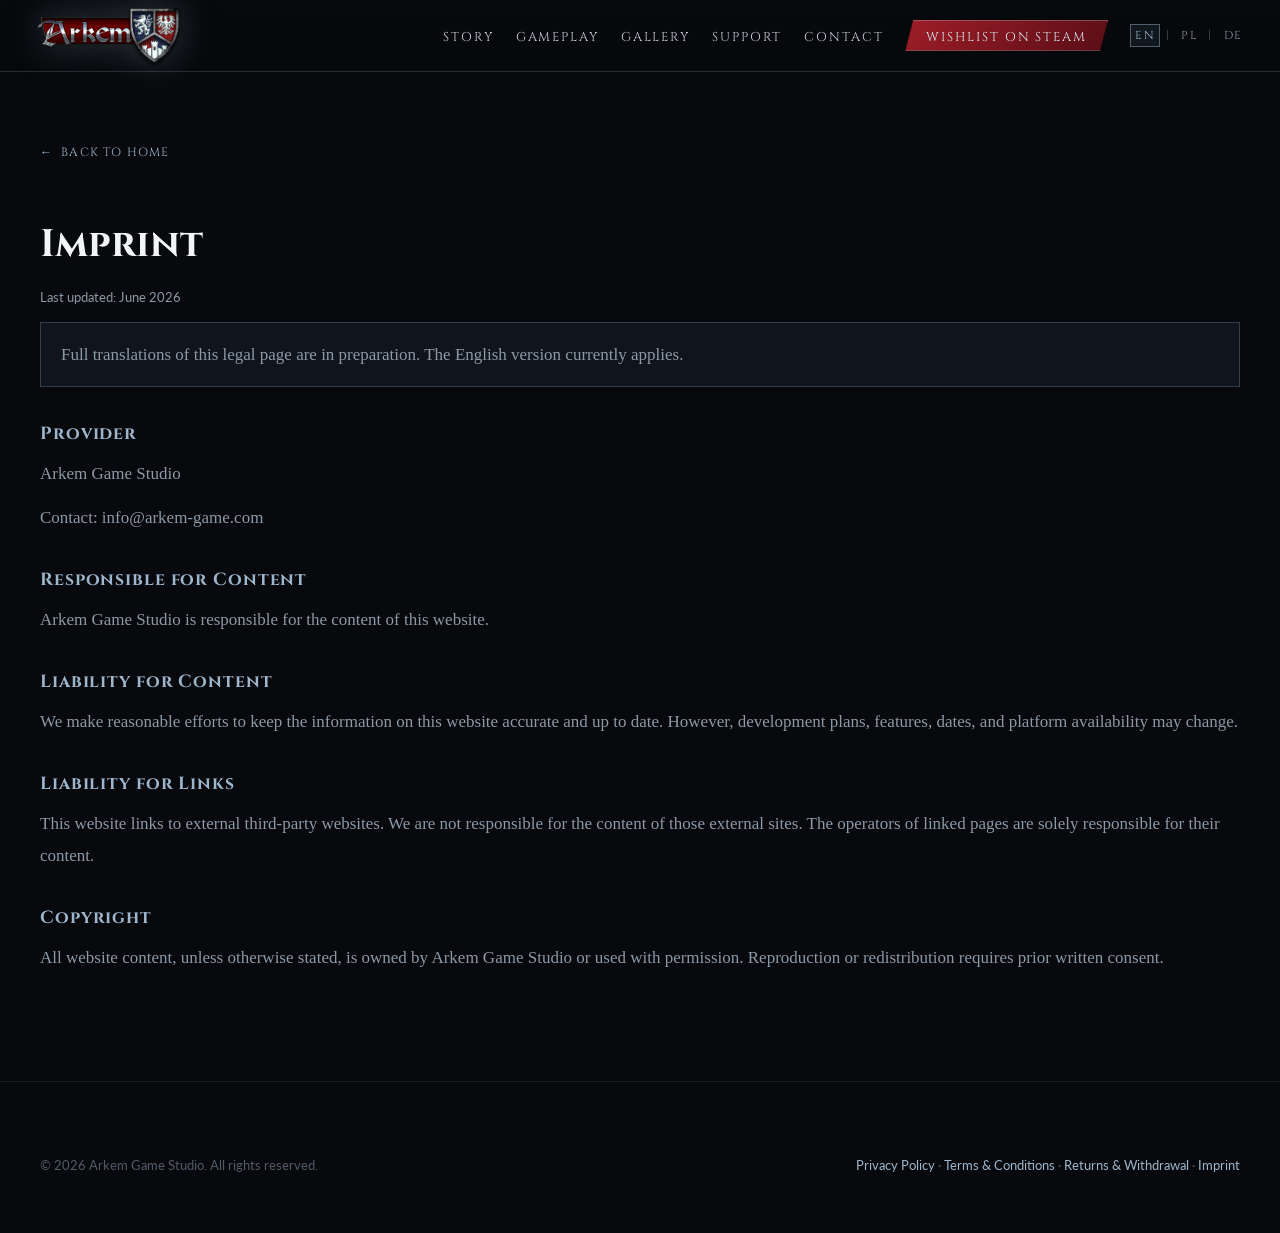
<file: pages/imprint.html>
<!DOCTYPE html>
<html lang="en">
<head>
  <meta charset="UTF-8">
  <meta name="viewport" content="width=device-width, initial-scale=1.0">
  <title data-i18n="legal.imprint.metaTitle">Imprint - ARKEM</title>
  <meta name="description" data-i18n-content="legal.imprint.metaDescription" content="Legal provider information for ARKEM.">
  <meta name="robots" content="noindex, follow">
  <link rel="canonical" href="https://arkem.encyklopediasredniowiecza.pl/pages/imprint.html">
  <link rel="manifest" href="../manifest.webmanifest">
  <meta name="theme-color" content="#162d4f">
  <link rel="preconnect" href="https://fonts.googleapis.com">
  <link rel="preconnect" href="https://fonts.gstatic.com" crossorigin>
  <link rel="stylesheet" href="../css/style.css">
</head>
<body>
<a class="skip-link" href="#main-content" data-i18n="common.skip">Skip to main content</a>

<header>
  <nav id="nav" aria-label="Main navigation" data-i18n-aria-label="nav.aria">
    <a href="../index.html" class="nav-logo" aria-label="ARKEM - Home" data-i18n-aria-label="nav.homeLabel">
      <img src="../img/Arkem_Banner.png" alt="" aria-hidden="true" class="nav-logo-img" width="226" height="100">
    </a>
    <ul class="nav-links" id="primary-navigation" role="list">
      <li><a href="../index.html#story" data-i18n="nav.story">Story</a></li>
      <li><a href="../index.html#features" data-i18n="nav.features">Gameplay</a></li>
      <li><a href="../index.html#gallery" data-i18n="nav.gallery">Gallery</a></li>
      <li><a href="../index.html#support" data-i18n="nav.support">Support</a></li>
      <li><a href="../index.html#contact" data-i18n="nav.contact">Contact</a></li>
      <li><a href="https://store.steampowered.com/app/2372120/Arkem/" target="_blank" rel="noopener" class="nav-cta" data-i18n="nav.wishlist">Wishlist on Steam</a></li>
      <li class="nav-language">
        <div class="language-switcher" role="group" aria-label="Language selection" data-i18n-aria-label="language.label">
          <button type="button" class="language-btn" data-lang="en" aria-pressed="true">EN</button>
          <span aria-hidden="true">|</span>
          <button type="button" class="language-btn" data-lang="pl" aria-pressed="false">PL</button>
          <span aria-hidden="true">|</span>
          <button type="button" class="language-btn" data-lang="de" aria-pressed="false">DE</button>
        </div>
      </li>
    </ul>
    <button class="nav-toggle" aria-label="Toggle navigation" data-i18n-aria-label="nav.toggle" aria-expanded="false" aria-controls="primary-navigation">
      <span></span><span></span><span></span>
    </button>
  </nav>
</header>

<main id="main-content" class="legal-body">
  <div class="container">
    <a href="../index.html" class="back-link"><span aria-hidden="true">&larr;</span><span data-i18n="legal.backHome">Back to Home</span></a>
    <h1 data-i18n="legal.imprint.title">Imprint</h1>
    <p class="legal-date" data-i18n="legal.updated">Last updated: June 2026</p>
    <p class="legal-notice" data-i18n="legal.translationNotice">Full translations of this legal page are in preparation. The English version currently applies.</p>

    <h2>Provider</h2>
    <p>Arkem Game Studio</p>
    <p>Contact: info@arkem-game.com</p>

    <h2>Responsible for Content</h2>
    <p>Arkem Game Studio is responsible for the content of this website.</p>

    <h2>Liability for Content</h2>
    <p>We make reasonable efforts to keep the information on this website accurate and up to date. However, development plans, features, dates, and platform availability may change.</p>

    <h2>Liability for Links</h2>
    <p>This website links to external third-party websites. We are not responsible for the content of those external sites. The operators of linked pages are solely responsible for their content.</p>

    <h2>Copyright</h2>
    <p>All website content, unless otherwise stated, is owned by Arkem Game Studio or used with permission. Reproduction or redistribution requires prior written consent.</p>
  </div>
</main>

<footer id="footer">
  <div class="footer-bottom" style="max-width:1200px;margin:0 auto;padding:1.5rem 0;">
    <span>&copy; <span data-current-year></span> Arkem Game Studio. <span data-i18n="footer.rights">All rights reserved.</span></span>
    <span>
      <a href="privacy.html" data-i18n="footer.privacy">Privacy Policy</a> &middot;
      <a href="terms.html" data-i18n="footer.terms">Terms &amp; Conditions</a> &middot;
      <a href="returns.html" data-i18n="footer.returns">Returns &amp; Withdrawal</a> &middot;
      <a href="imprint.html" data-i18n="footer.imprint">Imprint</a>
    </span>
  </div>
</footer>

<script src="../js/main.js" defer></script>
</body>
</html>
</file>
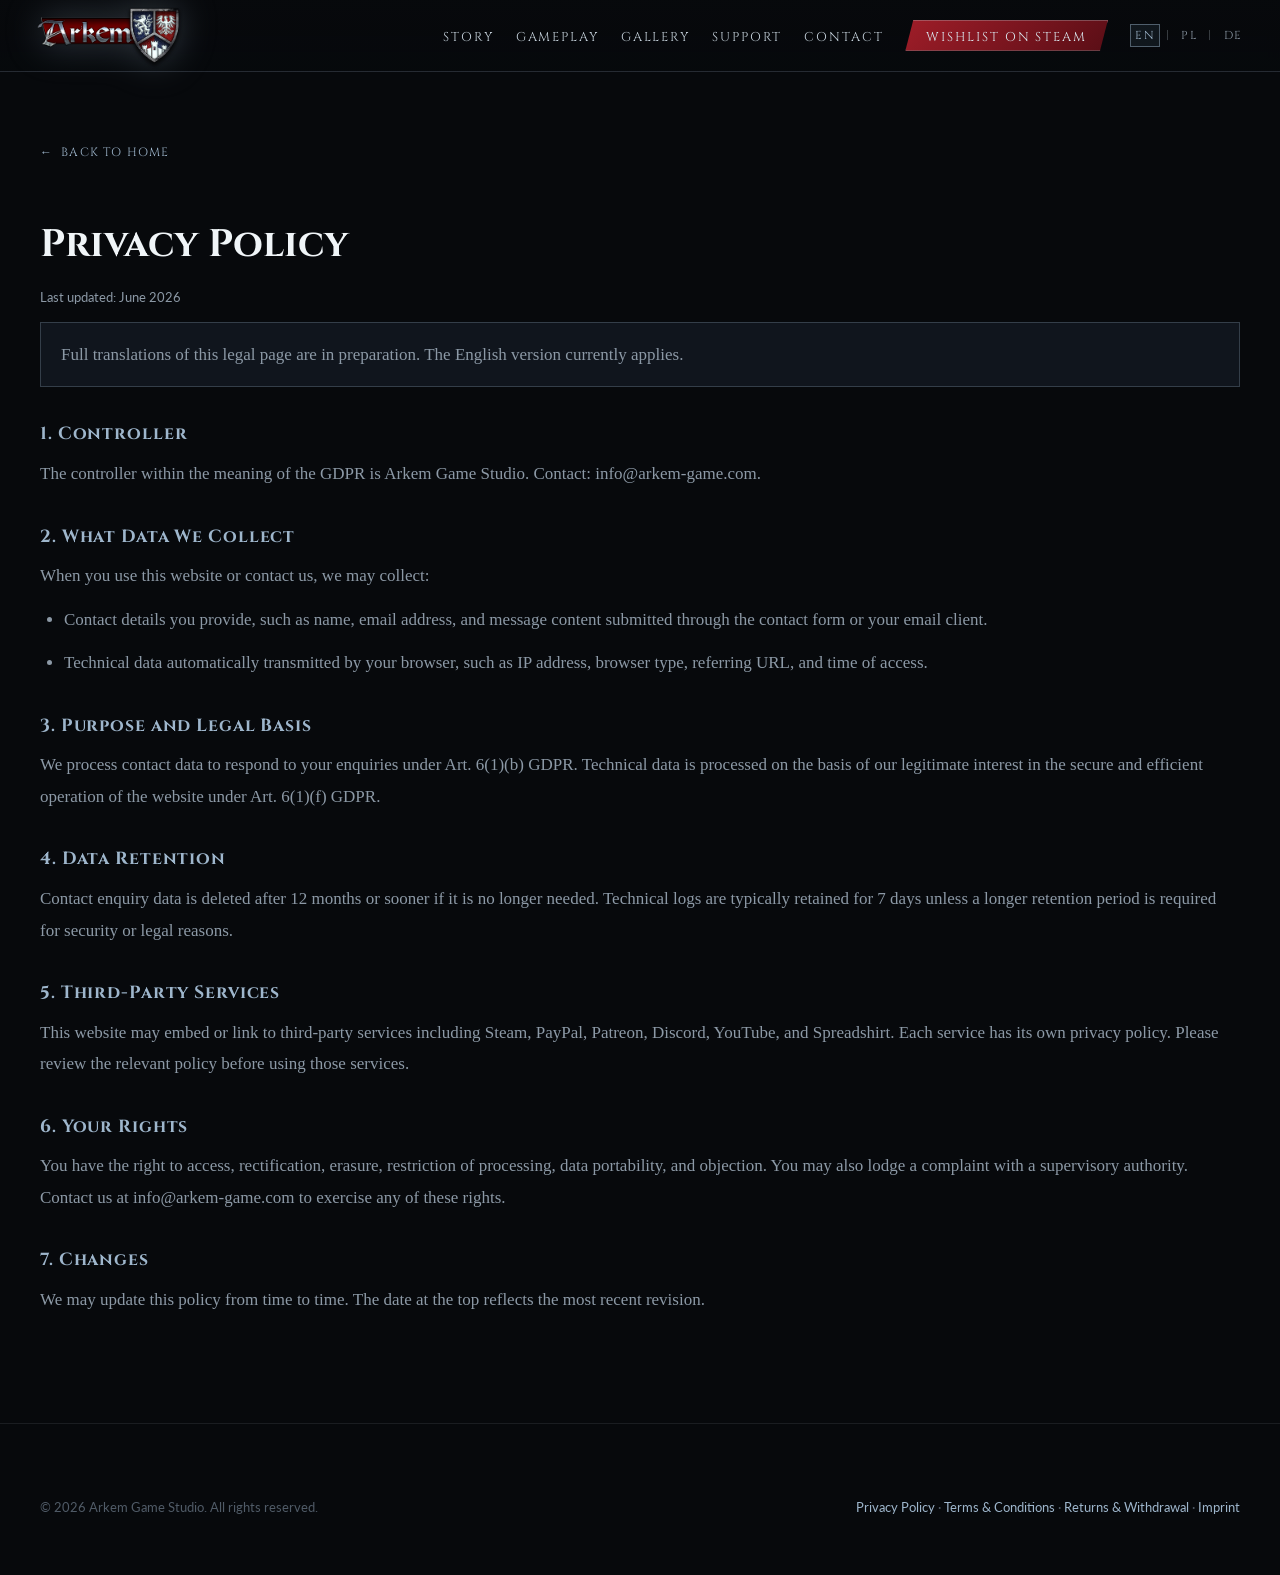
<file: pages/privacy.html>
<!DOCTYPE html>
<html lang="en">
<head>
  <meta charset="UTF-8">
  <meta name="viewport" content="width=device-width, initial-scale=1.0">
  <title data-i18n="legal.privacy.metaTitle">Privacy Policy - ARKEM</title>
  <meta name="description" data-i18n-content="legal.privacy.metaDescription" content="ARKEM privacy policy - how we handle your personal data.">
  <meta name="robots" content="noindex, follow">
  <link rel="canonical" href="https://arkem.encyklopediasredniowiecza.pl/pages/privacy.html">
  <link rel="manifest" href="../manifest.webmanifest">
  <meta name="theme-color" content="#162d4f">
  <link rel="preconnect" href="https://fonts.googleapis.com">
  <link rel="preconnect" href="https://fonts.gstatic.com" crossorigin>
  <link rel="stylesheet" href="../css/style.css">
</head>
<body>
<a class="skip-link" href="#main-content" data-i18n="common.skip">Skip to main content</a>

<header>
  <nav id="nav" aria-label="Main navigation" data-i18n-aria-label="nav.aria">
    <a href="../index.html" class="nav-logo" aria-label="ARKEM - Home" data-i18n-aria-label="nav.homeLabel">
      <img src="../img/Arkem_Banner.png" alt="" aria-hidden="true" class="nav-logo-img" width="226" height="100">
    </a>
    <ul class="nav-links" id="primary-navigation" role="list">
      <li><a href="../index.html#story" data-i18n="nav.story">Story</a></li>
      <li><a href="../index.html#features" data-i18n="nav.features">Gameplay</a></li>
      <li><a href="../index.html#gallery" data-i18n="nav.gallery">Gallery</a></li>
      <li><a href="../index.html#support" data-i18n="nav.support">Support</a></li>
      <li><a href="../index.html#contact" data-i18n="nav.contact">Contact</a></li>
      <li><a href="https://store.steampowered.com/app/2372120/Arkem/" target="_blank" rel="noopener" class="nav-cta" data-i18n="nav.wishlist">Wishlist on Steam</a></li>
      <li class="nav-language">
        <div class="language-switcher" role="group" aria-label="Language selection" data-i18n-aria-label="language.label">
          <button type="button" class="language-btn" data-lang="en" aria-pressed="true">EN</button>
          <span aria-hidden="true">|</span>
          <button type="button" class="language-btn" data-lang="pl" aria-pressed="false">PL</button>
          <span aria-hidden="true">|</span>
          <button type="button" class="language-btn" data-lang="de" aria-pressed="false">DE</button>
        </div>
      </li>
    </ul>
    <button class="nav-toggle" aria-label="Toggle navigation" data-i18n-aria-label="nav.toggle" aria-expanded="false" aria-controls="primary-navigation">
      <span></span><span></span><span></span>
    </button>
  </nav>
</header>

<main id="main-content" class="legal-body">
  <div class="container">
    <a href="../index.html" class="back-link"><span aria-hidden="true">&larr;</span><span data-i18n="legal.backHome">Back to Home</span></a>
    <h1 data-i18n="legal.privacy.title">Privacy Policy</h1>
    <p class="legal-date" data-i18n="legal.updated">Last updated: June 2026</p>
    <p class="legal-notice" data-i18n="legal.translationNotice">Full translations of this legal page are in preparation. The English version currently applies.</p>

    <h2>1. Controller</h2>
    <p>The controller within the meaning of the GDPR is Arkem Game Studio. Contact: info@arkem-game.com.</p>

    <h2>2. What Data We Collect</h2>
    <p>When you use this website or contact us, we may collect:</p>
    <ul>
      <li>Contact details you provide, such as name, email address, and message content submitted through the contact form or your email client.</li>
      <li>Technical data automatically transmitted by your browser, such as IP address, browser type, referring URL, and time of access.</li>
    </ul>

    <h2>3. Purpose and Legal Basis</h2>
    <p>We process contact data to respond to your enquiries under Art. 6(1)(b) GDPR. Technical data is processed on the basis of our legitimate interest in the secure and efficient operation of the website under Art. 6(1)(f) GDPR.</p>

    <h2>4. Data Retention</h2>
    <p>Contact enquiry data is deleted after 12 months or sooner if it is no longer needed. Technical logs are typically retained for 7 days unless a longer retention period is required for security or legal reasons.</p>

    <h2>5. Third-Party Services</h2>
    <p>This website may embed or link to third-party services including Steam, PayPal, Patreon, Discord, YouTube, and Spreadshirt. Each service has its own privacy policy. Please review the relevant policy before using those services.</p>

    <h2>6. Your Rights</h2>
    <p>You have the right to access, rectification, erasure, restriction of processing, data portability, and objection. You may also lodge a complaint with a supervisory authority. Contact us at info@arkem-game.com to exercise any of these rights.</p>

    <h2>7. Changes</h2>
    <p>We may update this policy from time to time. The date at the top reflects the most recent revision.</p>
  </div>
</main>

<footer id="footer">
  <div class="footer-bottom" style="max-width:1200px;margin:0 auto;padding:1.5rem 0;">
    <span>&copy; <span data-current-year></span> Arkem Game Studio. <span data-i18n="footer.rights">All rights reserved.</span></span>
    <span>
      <a href="privacy.html" data-i18n="footer.privacy">Privacy Policy</a> &middot;
      <a href="terms.html" data-i18n="footer.terms">Terms &amp; Conditions</a> &middot;
      <a href="returns.html" data-i18n="footer.returns">Returns &amp; Withdrawal</a> &middot;
      <a href="imprint.html" data-i18n="footer.imprint">Imprint</a>
    </span>
  </div>
</footer>

<script src="../js/main.js" defer></script>
</body>
</html>
</file>
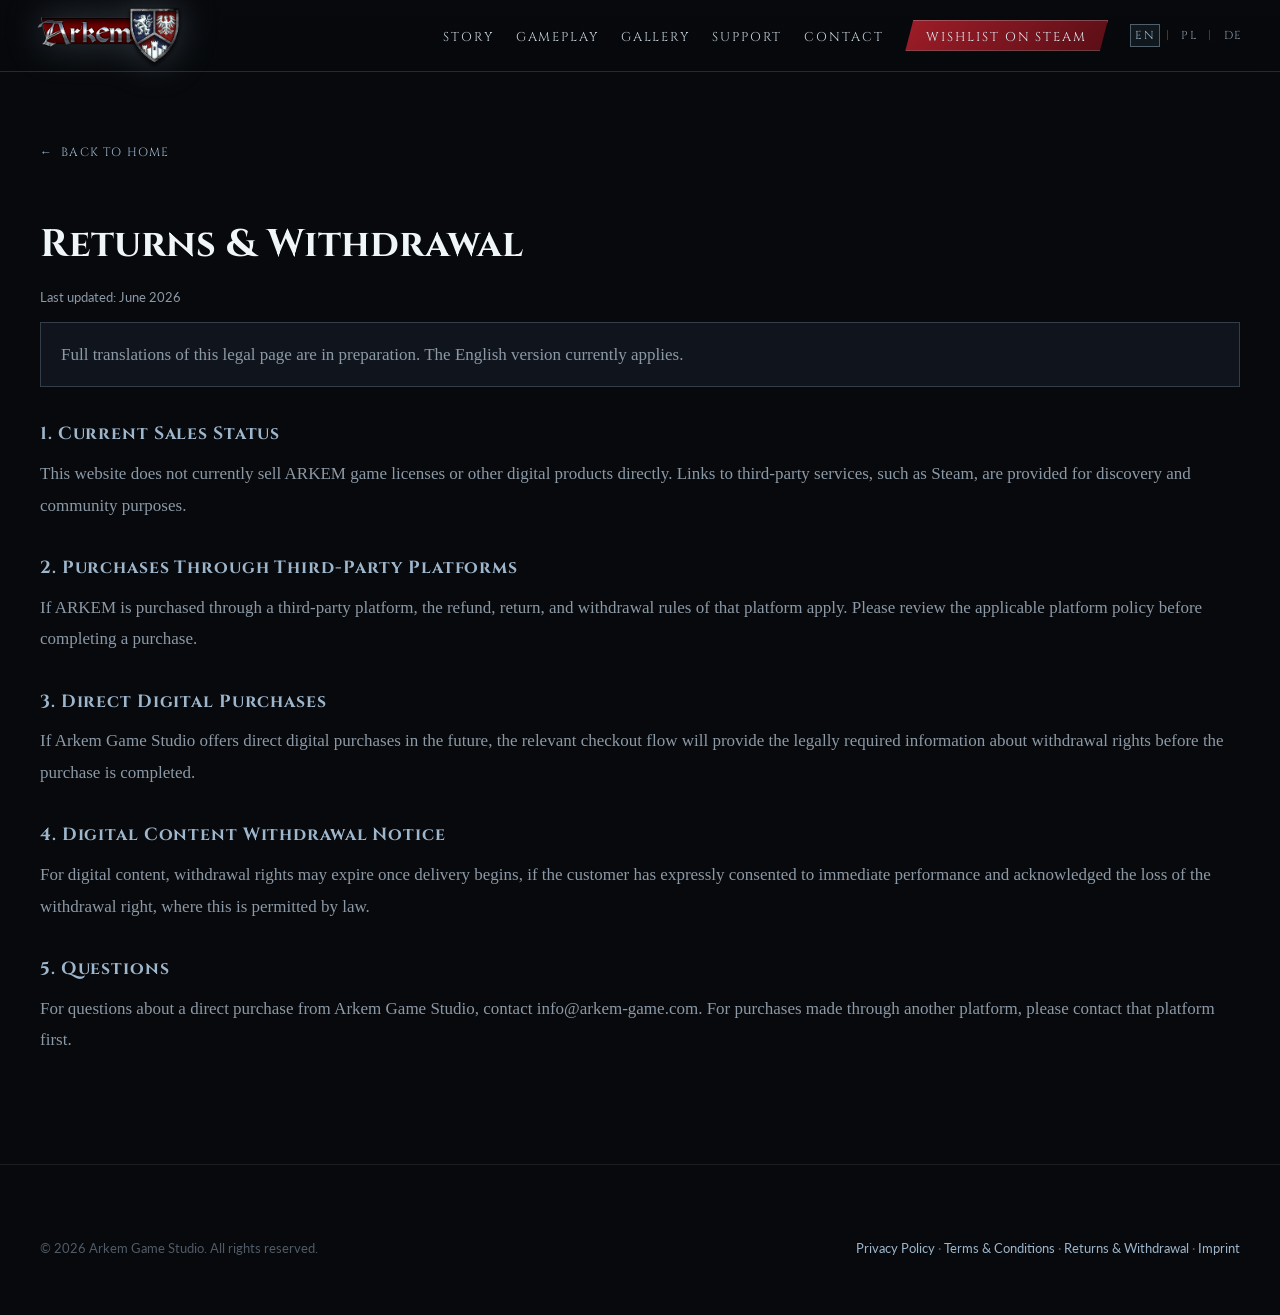
<file: pages/returns.html>
<!DOCTYPE html>
<html lang="en">
<head>
  <meta charset="UTF-8">
  <meta name="viewport" content="width=device-width, initial-scale=1.0">
  <title data-i18n="legal.returns.metaTitle">Returns &amp; Withdrawal - ARKEM</title>
  <meta name="description" data-i18n-content="legal.returns.metaDescription" content="ARKEM returns and withdrawal information for digital products.">
  <meta name="robots" content="noindex, follow">
  <link rel="canonical" href="https://arkem.encyklopediasredniowiecza.pl/pages/returns.html">
  <link rel="manifest" href="../manifest.webmanifest">
  <meta name="theme-color" content="#162d4f">
  <link rel="preconnect" href="https://fonts.googleapis.com">
  <link rel="preconnect" href="https://fonts.gstatic.com" crossorigin>
  <link rel="stylesheet" href="../css/style.css">
</head>
<body>
<a class="skip-link" href="#main-content" data-i18n="common.skip">Skip to main content</a>

<header>
  <nav id="nav" aria-label="Main navigation" data-i18n-aria-label="nav.aria">
    <a href="../index.html" class="nav-logo" aria-label="ARKEM - Home" data-i18n-aria-label="nav.homeLabel">
      <img src="../img/Arkem_Banner.png" alt="" aria-hidden="true" class="nav-logo-img" width="226" height="100">
    </a>
    <ul class="nav-links" id="primary-navigation" role="list">
      <li><a href="../index.html#story" data-i18n="nav.story">Story</a></li>
      <li><a href="../index.html#features" data-i18n="nav.features">Gameplay</a></li>
      <li><a href="../index.html#gallery" data-i18n="nav.gallery">Gallery</a></li>
      <li><a href="../index.html#support" data-i18n="nav.support">Support</a></li>
      <li><a href="../index.html#contact" data-i18n="nav.contact">Contact</a></li>
      <li><a href="https://store.steampowered.com/app/2372120/Arkem/" target="_blank" rel="noopener" class="nav-cta" data-i18n="nav.wishlist">Wishlist on Steam</a></li>
      <li class="nav-language">
        <div class="language-switcher" role="group" aria-label="Language selection" data-i18n-aria-label="language.label">
          <button type="button" class="language-btn" data-lang="en" aria-pressed="true">EN</button>
          <span aria-hidden="true">|</span>
          <button type="button" class="language-btn" data-lang="pl" aria-pressed="false">PL</button>
          <span aria-hidden="true">|</span>
          <button type="button" class="language-btn" data-lang="de" aria-pressed="false">DE</button>
        </div>
      </li>
    </ul>
    <button class="nav-toggle" aria-label="Toggle navigation" data-i18n-aria-label="nav.toggle" aria-expanded="false" aria-controls="primary-navigation">
      <span></span><span></span><span></span>
    </button>
  </nav>
</header>

<main id="main-content" class="legal-body">
  <div class="container">
    <a href="../index.html" class="back-link"><span aria-hidden="true">&larr;</span><span data-i18n="legal.backHome">Back to Home</span></a>
    <h1 data-i18n="legal.returns.title">Returns &amp; Withdrawal</h1>
    <p class="legal-date" data-i18n="legal.updated">Last updated: June 2026</p>
    <p class="legal-notice" data-i18n="legal.translationNotice">Full translations of this legal page are in preparation. The English version currently applies.</p>

    <h2>1. Current Sales Status</h2>
    <p>This website does not currently sell ARKEM game licenses or other digital products directly. Links to third-party services, such as Steam, are provided for discovery and community purposes.</p>

    <h2>2. Purchases Through Third-Party Platforms</h2>
    <p>If ARKEM is purchased through a third-party platform, the refund, return, and withdrawal rules of that platform apply. Please review the applicable platform policy before completing a purchase.</p>

    <h2>3. Direct Digital Purchases</h2>
    <p>If Arkem Game Studio offers direct digital purchases in the future, the relevant checkout flow will provide the legally required information about withdrawal rights before the purchase is completed.</p>

    <h2>4. Digital Content Withdrawal Notice</h2>
    <p>For digital content, withdrawal rights may expire once delivery begins, if the customer has expressly consented to immediate performance and acknowledged the loss of the withdrawal right, where this is permitted by law.</p>

    <h2>5. Questions</h2>
    <p>For questions about a direct purchase from Arkem Game Studio, contact info@arkem-game.com. For purchases made through another platform, please contact that platform first.</p>
  </div>
</main>

<footer id="footer">
  <div class="footer-bottom" style="max-width:1200px;margin:0 auto;padding:1.5rem 0;">
    <span>&copy; <span data-current-year></span> Arkem Game Studio. <span data-i18n="footer.rights">All rights reserved.</span></span>
    <span>
      <a href="privacy.html" data-i18n="footer.privacy">Privacy Policy</a> &middot;
      <a href="terms.html" data-i18n="footer.terms">Terms &amp; Conditions</a> &middot;
      <a href="returns.html" data-i18n="footer.returns">Returns &amp; Withdrawal</a> &middot;
      <a href="imprint.html" data-i18n="footer.imprint">Imprint</a>
    </span>
  </div>
</footer>

<script src="../js/main.js" defer></script>
</body>
</html>
</file>
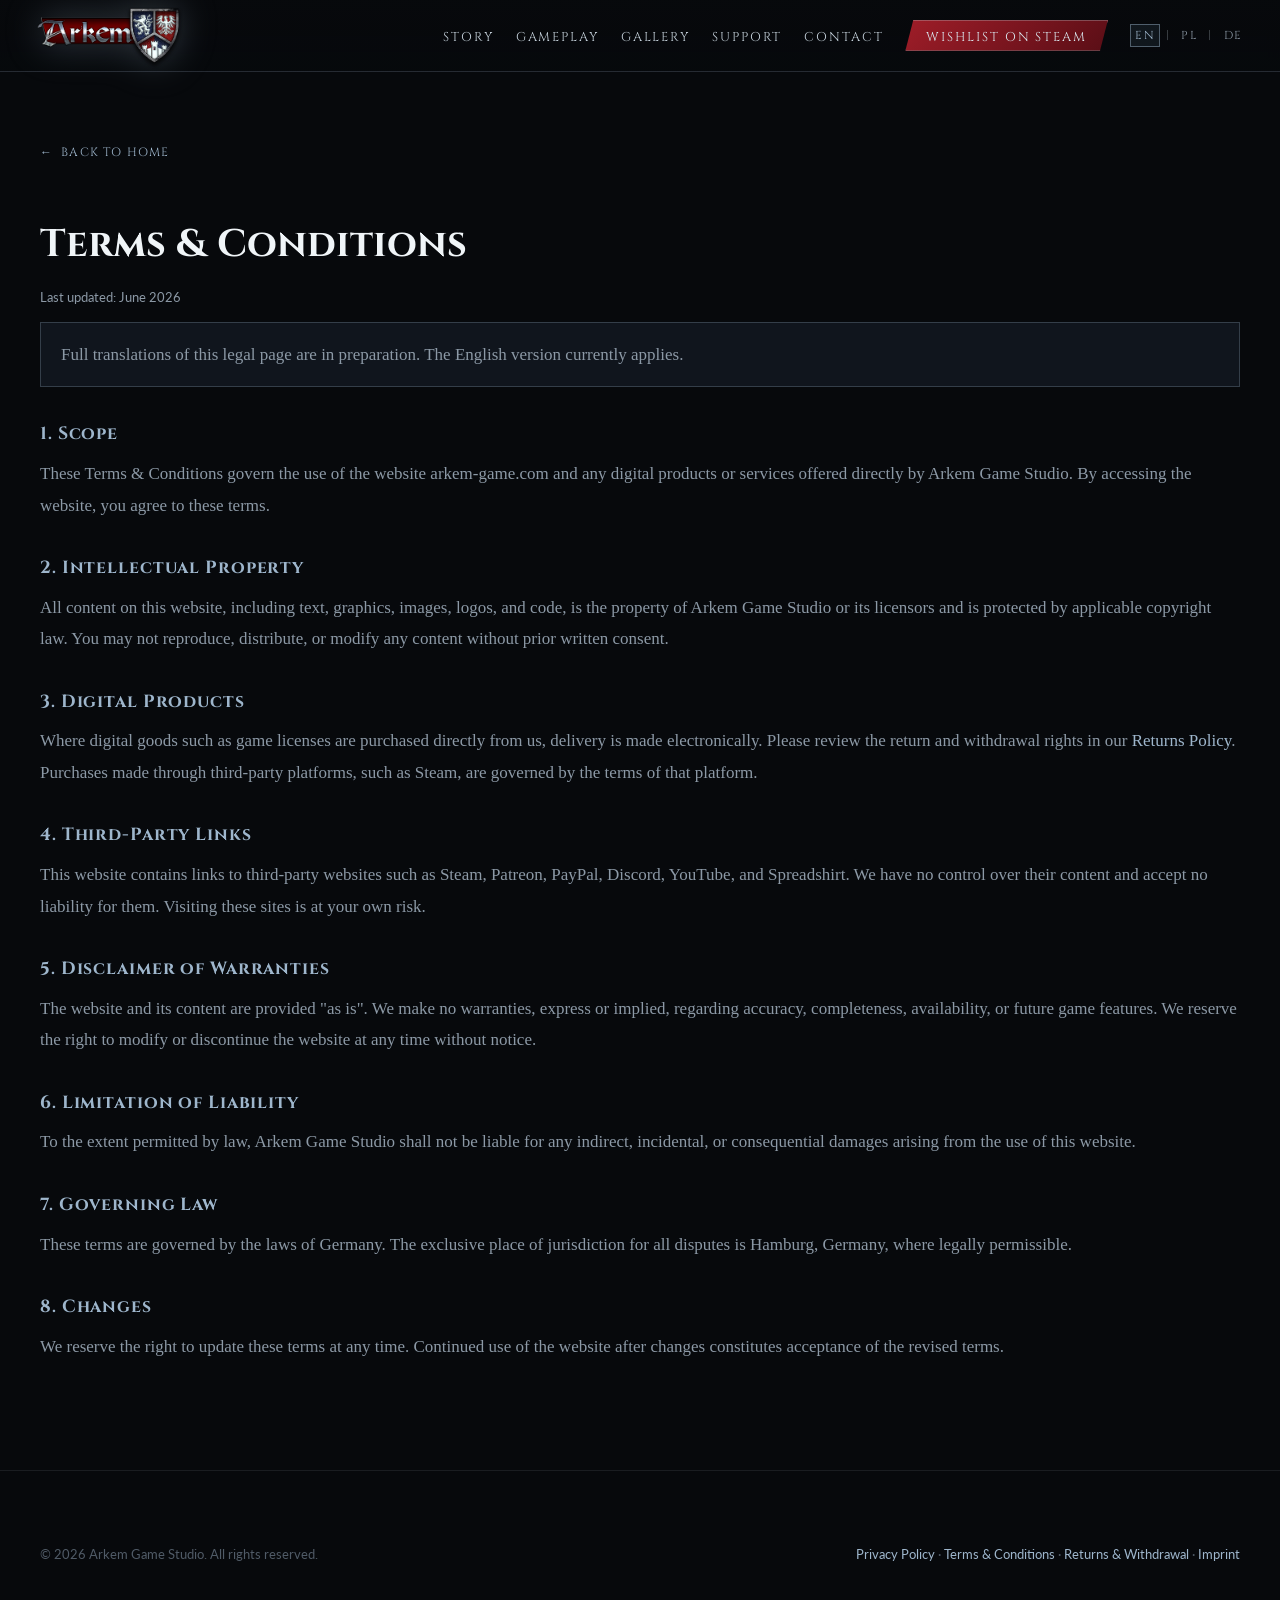
<file: pages/terms.html>
<!DOCTYPE html>
<html lang="en">
<head>
  <meta charset="UTF-8">
  <meta name="viewport" content="width=device-width, initial-scale=1.0">
  <title data-i18n="legal.terms.metaTitle">Terms &amp; Conditions - ARKEM</title>
  <meta name="description" data-i18n-content="legal.terms.metaDescription" content="ARKEM terms and conditions for use of the website and digital products.">
  <meta name="robots" content="noindex, follow">
  <link rel="canonical" href="https://arkem.encyklopediasredniowiecza.pl/pages/terms.html">
  <link rel="manifest" href="../manifest.webmanifest">
  <meta name="theme-color" content="#162d4f">
  <link rel="preconnect" href="https://fonts.googleapis.com">
  <link rel="preconnect" href="https://fonts.gstatic.com" crossorigin>
  <link rel="stylesheet" href="../css/style.css">
</head>
<body>
<a class="skip-link" href="#main-content" data-i18n="common.skip">Skip to main content</a>

<header>
  <nav id="nav" aria-label="Main navigation" data-i18n-aria-label="nav.aria">
    <a href="../index.html" class="nav-logo" aria-label="ARKEM - Home" data-i18n-aria-label="nav.homeLabel">
      <img src="../img/Arkem_Banner.png" alt="" aria-hidden="true" class="nav-logo-img" width="226" height="100">
    </a>
    <ul class="nav-links" id="primary-navigation" role="list">
      <li><a href="../index.html#story" data-i18n="nav.story">Story</a></li>
      <li><a href="../index.html#features" data-i18n="nav.features">Gameplay</a></li>
      <li><a href="../index.html#gallery" data-i18n="nav.gallery">Gallery</a></li>
      <li><a href="../index.html#support" data-i18n="nav.support">Support</a></li>
      <li><a href="../index.html#contact" data-i18n="nav.contact">Contact</a></li>
      <li><a href="https://store.steampowered.com/app/2372120/Arkem/" target="_blank" rel="noopener" class="nav-cta" data-i18n="nav.wishlist">Wishlist on Steam</a></li>
      <li class="nav-language">
        <div class="language-switcher" role="group" aria-label="Language selection" data-i18n-aria-label="language.label">
          <button type="button" class="language-btn" data-lang="en" aria-pressed="true">EN</button>
          <span aria-hidden="true">|</span>
          <button type="button" class="language-btn" data-lang="pl" aria-pressed="false">PL</button>
          <span aria-hidden="true">|</span>
          <button type="button" class="language-btn" data-lang="de" aria-pressed="false">DE</button>
        </div>
      </li>
    </ul>
    <button class="nav-toggle" aria-label="Toggle navigation" data-i18n-aria-label="nav.toggle" aria-expanded="false" aria-controls="primary-navigation">
      <span></span><span></span><span></span>
    </button>
  </nav>
</header>

<main id="main-content" class="legal-body">
  <div class="container">
    <a href="../index.html" class="back-link"><span aria-hidden="true">&larr;</span><span data-i18n="legal.backHome">Back to Home</span></a>
    <h1 data-i18n="legal.terms.title">Terms &amp; Conditions</h1>
    <p class="legal-date" data-i18n="legal.updated">Last updated: June 2026</p>
    <p class="legal-notice" data-i18n="legal.translationNotice">Full translations of this legal page are in preparation. The English version currently applies.</p>

    <h2>1. Scope</h2>
    <p>These Terms &amp; Conditions govern the use of the website arkem-game.com and any digital products or services offered directly by Arkem Game Studio. By accessing the website, you agree to these terms.</p>

    <h2>2. Intellectual Property</h2>
    <p>All content on this website, including text, graphics, images, logos, and code, is the property of Arkem Game Studio or its licensors and is protected by applicable copyright law. You may not reproduce, distribute, or modify any content without prior written consent.</p>

    <h2>3. Digital Products</h2>
    <p>Where digital goods such as game licenses are purchased directly from us, delivery is made electronically. Please review the return and withdrawal rights in our <a href="returns.html">Returns Policy</a>. Purchases made through third-party platforms, such as Steam, are governed by the terms of that platform.</p>

    <h2>4. Third-Party Links</h2>
    <p>This website contains links to third-party websites such as Steam, Patreon, PayPal, Discord, YouTube, and Spreadshirt. We have no control over their content and accept no liability for them. Visiting these sites is at your own risk.</p>

    <h2>5. Disclaimer of Warranties</h2>
    <p>The website and its content are provided "as is". We make no warranties, express or implied, regarding accuracy, completeness, availability, or future game features. We reserve the right to modify or discontinue the website at any time without notice.</p>

    <h2>6. Limitation of Liability</h2>
    <p>To the extent permitted by law, Arkem Game Studio shall not be liable for any indirect, incidental, or consequential damages arising from the use of this website.</p>

    <h2>7. Governing Law</h2>
    <p>These terms are governed by the laws of Germany. The exclusive place of jurisdiction for all disputes is Hamburg, Germany, where legally permissible.</p>

    <h2>8. Changes</h2>
    <p>We reserve the right to update these terms at any time. Continued use of the website after changes constitutes acceptance of the revised terms.</p>
  </div>
</main>

<footer id="footer">
  <div class="footer-bottom" style="max-width:1200px;margin:0 auto;padding:1.5rem 0;">
    <span>&copy; <span data-current-year></span> Arkem Game Studio. <span data-i18n="footer.rights">All rights reserved.</span></span>
    <span>
      <a href="privacy.html" data-i18n="footer.privacy">Privacy Policy</a> &middot;
      <a href="terms.html" data-i18n="footer.terms">Terms &amp; Conditions</a> &middot;
      <a href="returns.html" data-i18n="footer.returns">Returns &amp; Withdrawal</a> &middot;
      <a href="imprint.html" data-i18n="footer.imprint">Imprint</a>
    </span>
  </div>
</footer>

<script src="../js/main.js" defer></script>
</body>
</html>
</file>
<file: css/style.css>
/* =============================================
   ARKEM — Medieval Strategy RPG Website
   Design System
   ============================================= */

@import url('https://fonts.googleapis.com/css2?family=Cinzel:wght@400;600;700;900&family=Cinzel+Decorative:wght@400;700&family=IM+Fell+English:ital@0;1&family=Lato:wght@300;400;700&display=swap');

/* --- Tokens --- */
:root {
  --c-void:    #07090c;
  --c-stone:   #13171d;
  --c-rock:    #303843;
  --c-parch:   #c4d0da;
  --c-parch-lt:#f0f5f8;
  --c-gold:    #9eb6cc;
  --c-gold-dk: #536f91;
  --c-blood:   #5a0e16;
  --c-blood-lt:#9e1d28;
  --c-ash:     #8c99a6;
  --c-smoke:   #505b67;
  --c-steel-hi:#d9e5ec;
  --c-steel-lo:#162d4f;
  --c-navy:    #0d1a2d;

  --ff-display: 'Cinzel Decorative', serif;
  --ff-title:   'Cinzel', serif;
  --ff-body:    'IM Fell English', serif;
  --ff-ui:      'Lato', sans-serif;

  --nav-h: 72px;
  --max-w: 1200px;
  --radius: 2px;
  --trans:  0.3s ease;
}

/* --- Reset & Base --- */
*, *::before, *::after { box-sizing: border-box; margin: 0; padding: 0; }

html { scroll-behavior: smooth; }

body {
  background: var(--c-void);
  color: var(--c-parch);
  font-family: var(--ff-body);
  font-size: 1.0625rem;
  line-height: 1.75;
  overflow-x: hidden;
}

img { max-width: 100%; display: block; }
a { color: var(--c-gold); text-decoration: none; transition: color var(--trans); }
a:hover { color: var(--c-parch-lt); }

/* =============================================
   STONE TEXTURE — Signature element
   Repeating crenellations & mortar lines in SVG
   ============================================= */
.stone-border {
  position: relative;
}
.stone-border::before,
.stone-border::after {
  content: '';
  display: block;
  width: 100%;
  height: 24px;
  background-image: url("data:image/svg+xml,%3Csvg xmlns='http://www.w3.org/2000/svg' width='80' height='24'%3E%3Crect width='80' height='24' fill='%231e1b16'/%3E%3Crect x='0' y='0' width='38' height='14' rx='1' fill='%233a3530'/%3E%3Crect x='42' y='0' width='38' height='14' rx='1' fill='%233a3530'/%3E%3Crect x='0' y='16' width='18' height='8' rx='1' fill='%233a3530'/%3E%3Crect x='22' y='16' width='36' height='8' rx='1' fill='%233a3530'/%3E%3Crect x='62' y='16' width='18' height='8' rx='1' fill='%233a3530'/%3E%3C/svg%3E");
  background-repeat: repeat-x;
  background-size: 80px 24px;
  flex-shrink: 0;
}
.stone-border::after {
  transform: scaleY(-1);
}

/* =============================================
   NAV
   ============================================= */
#nav {
  position: fixed;
  top: 0; left: 0; right: 0;
  height: var(--nav-h);
  z-index: 1000;
  display: flex;
  align-items: center;
  justify-content: space-between;
  padding: 0 2rem;
  background: linear-gradient(to bottom, rgba(7,9,12,0.98) 0%, rgba(7,9,12,0.86) 100%);
  border-bottom: 1px solid rgba(158,182,204,0.2);
  backdrop-filter: blur(8px);
  -webkit-backdrop-filter: blur(8px);
  transition: background var(--trans);
}

#nav.scrolled {
  background: rgba(7,9,12,0.99);
  border-bottom-color: rgba(158,182,204,0.45);
}

.nav-logo {
  align-items: center;
  display: inline-flex;
  flex: 0 0 auto;
  height: 54px;
  transition: filter var(--trans), opacity var(--trans);
}
.nav-logo-img {
  height: auto;
  width: clamp(132px, 12vw, 154px);
  filter: drop-shadow(0 0 18px rgba(158,182,204,0.28));
}
.nav-logo:hover .nav-logo-img { filter: drop-shadow(0 0 26px rgba(83,111,145,0.72)); }

.nav-links {
  display: flex;
  gap: clamp(1rem, 1.7vw, 2rem);
  list-style: none;
  align-items: center;
}

.nav-links a {
  font-family: var(--ff-title);
  font-size: 0.8rem;
  letter-spacing: 0.15em;
  text-transform: uppercase;
  color: var(--c-parch);
  position: relative;
  padding-bottom: 4px;
}
.nav-links a::after {
  content: '';
  position: absolute;
  bottom: 0; left: 0;
  width: 0; height: 1px;
  background: var(--c-gold);
  transition: width var(--trans);
}
.nav-links a:hover { color: var(--c-gold); }
.nav-links a:hover::after { width: 100%; }
.nav-links a.active { color: var(--c-gold); }
.nav-links a.active::after { width: 100%; }

.nav-cta {
  font-family: var(--ff-title);
  font-size: 0.75rem;
  letter-spacing: 0.12em;
  text-transform: uppercase;
  color: var(--c-steel-hi) !important;
  background: linear-gradient(135deg, var(--c-blood-lt) 0%, var(--c-blood) 100%);
  padding: 0.5rem 1.25rem;
  border: 1px solid rgba(217,229,236,0.28);
  clip-path: polygon(8px 0%, 100% 0%, calc(100% - 8px) 100%, 0% 100%);
  transition: background var(--trans), color var(--trans), box-shadow var(--trans);
  white-space: nowrap;
}
.nav-cta:hover {
  background: linear-gradient(135deg, var(--c-steel-hi) 0%, var(--c-gold) 100%) !important;
  color: var(--c-void) !important;
  box-shadow: 0 0 20px rgba(158,182,204,0.25);
}
.nav-cta::after { display: none !important; }

.nav-language {
  display: flex;
  align-items: center;
}

.language-switcher {
  display: inline-flex;
  align-items: center;
  gap: 0.35rem;
  color: rgba(196,208,218,0.5);
  font-family: var(--ff-title);
  font-size: 0.72rem;
  letter-spacing: 0.12em;
}

.language-btn {
  appearance: none;
  border: 1px solid transparent;
  background: transparent;
  color: var(--c-ash);
  cursor: pointer;
  font-family: var(--ff-title);
  font-size: 0.72rem;
  letter-spacing: 0.12em;
  padding: 0.2rem 0.28rem;
  transition: color var(--trans), border-color var(--trans), background var(--trans);
}

.language-btn:hover,
.language-btn:focus-visible,
.language-btn.active,
.language-btn.is-active {
  color: var(--c-gold);
  border-color: rgba(158,182,204,0.45);
  background: rgba(83,111,145,0.14);
  outline: none;
}

/* Mobile hamburger */
.nav-toggle {
  display: none;
  flex-direction: column;
  gap: 5px;
  cursor: pointer;
  background: none;
  border: none;
  padding: 4px;
}
.nav-toggle span {
  display: block;
  width: 24px;
  height: 2px;
  background: var(--c-parch);
  transition: all var(--trans);
}
.nav-toggle.open span:nth-child(1) { transform: translateY(7px) rotate(45deg); }
.nav-toggle.open span:nth-child(2) { opacity: 0; }
.nav-toggle.open span:nth-child(3) { transform: translateY(-7px) rotate(-45deg); }

/* =============================================
   HERO
   ============================================= */
#hero {
  position: relative;
  min-height: 100vh;
  display: flex;
  align-items: flex-end;
  padding-bottom: 6vh;
  overflow: hidden;
}

.hero-bg {
  position: absolute;
  inset: 0;
  background-image: url('/img/images/Pictures/Arkem Hero.jpg');
  background-size: cover;
  background-position: center center;
  transform: scale(1.05);
  animation: heroZoom 20s ease-in-out infinite alternate;
}

@keyframes heroZoom {
  from { transform: scale(1.05) translateY(0); }
  to   { transform: scale(1.12) translateY(-2%); }
}

.hero-overlay {
  position: absolute;
  inset: 0;
  background: linear-gradient(
    to bottom,
    rgba(7,9,12,0.34) 0%,
    rgba(7,9,12,0.18) 38%,
    rgba(7,9,12,0.84) 78%,
    rgba(7,9,12,1.0) 100%
  );
}

/* Vignette edges */
.hero-overlay::before {
  content: '';
  position: absolute;
  inset: 0;
  background:
    radial-gradient(ellipse at 32% 48%, transparent 38%, rgba(7,9,12,0.72) 100%),
    linear-gradient(90deg, rgba(7,9,12,0.82) 0%, rgba(7,9,12,0.32) 44%, rgba(7,9,12,0.58) 100%);
}

.hero-content {
  position: relative;
  z-index: 2;
  max-width: var(--max-w);
  margin: 0 auto;
  padding: 0 2rem;
  width: 100%;
}

.hero-logo-mark {
  width: min(430px, 86vw);
  height: auto;
  margin: 0 0 0.65rem -0.45rem;
  filter: drop-shadow(0 12px 26px rgba(0,0,0,0.78)) drop-shadow(0 0 24px rgba(158,182,204,0.18));
}

.hero-eyebrow {
  font-family: var(--ff-title);
  font-size: 0.7rem;
  letter-spacing: 0.35em;
  text-transform: uppercase;
  color: var(--c-gold);
  margin-bottom: 0.75rem;
  display: flex;
  align-items: center;
  gap: 1rem;
}
.hero-eyebrow::before {
  content: '';
  display: inline-block;
  width: 40px;
  height: 1px;
  background: var(--c-gold);
}

.hero-title {
  font-family: var(--ff-display);
  font-size: clamp(2.8rem, 6.5vw, 5.6rem);
  line-height: 0.95;
  color: var(--c-parch-lt);
  text-shadow: 0 4px 40px rgba(0,0,0,0.86), 0 0 70px rgba(83,111,145,0.22);
  margin-bottom: 0.9rem;
  letter-spacing: 0.02em;
}

.hero-subtitle {
  font-family: var(--ff-body);
  font-size: clamp(1rem, 2vw, 1.25rem);
  color: var(--c-parch);
  max-width: 600px;
  font-style: italic;
  margin-bottom: 1.45rem;
  line-height: 1.6;
}

.hero-actions {
  display: flex;
  gap: 1rem;
  flex-wrap: wrap;
}

/* =============================================
   BUTTONS
   ============================================= */
.btn {
  display: inline-flex;
  align-items: center;
  gap: 0.5rem;
  font-family: var(--ff-title);
  font-size: 0.8rem;
  letter-spacing: 0.14em;
  text-transform: uppercase;
  padding: 0.85rem 2rem;
  border: none;
  cursor: pointer;
  transition: all var(--trans);
  text-decoration: none;
  position: relative;
}

.btn-primary {
  background: linear-gradient(135deg, var(--c-blood-lt) 0%, var(--c-blood) 100%);
  color: var(--c-steel-hi);
  clip-path: polygon(10px 0%, 100% 0%, calc(100% - 10px) 100%, 0% 100%);
  border: 1px solid rgba(217,229,236,0.24);
}
.btn-primary:hover {
  background: linear-gradient(135deg, var(--c-steel-hi) 0%, var(--c-gold) 100%);
  color: var(--c-void);
  transform: translateY(-2px);
  box-shadow: 0 8px 30px rgba(83,111,145,0.38);
}

.btn-ghost {
  background: transparent;
  color: var(--c-parch);
  border: 1px solid rgba(196,208,218,0.35);
  clip-path: polygon(10px 0%, 100% 0%, calc(100% - 10px) 100%, 0% 100%);
}
.btn-ghost:hover {
  border-color: var(--c-gold);
  color: var(--c-gold);
  transform: translateY(-2px);
}

/* =============================================
   SECTION BASE
   ============================================= */
section {
  position: relative;
  padding: 6rem 2rem;
}

.container {
  max-width: var(--max-w);
  margin: 0 auto;
  width: 100%;
}

.section-label {
  font-family: var(--ff-title);
  font-size: 0.65rem;
  letter-spacing: 0.4em;
  text-transform: uppercase;
  color: var(--c-gold);
  display: flex;
  align-items: center;
  gap: 1rem;
  margin-bottom: 1rem;
}
.section-label::before,
.section-label::after {
  content: '';
  flex: 1;
  max-width: 60px;
  height: 1px;
  background: currentColor;
  opacity: 0.5;
}

.section-title {
  font-family: var(--ff-title);
  font-size: clamp(2rem, 4vw, 3rem);
  font-weight: 700;
  color: var(--c-parch-lt);
  line-height: 1.15;
  margin-bottom: 1.25rem;
  letter-spacing: 0.02em;
}

.section-lead {
  font-size: 1.0625rem;
  color: var(--c-ash);
  max-width: 620px;
  line-height: 1.8;
  font-style: italic;
}

/* Text center utility */
.text-center { text-align: center; }
.text-center .section-label { justify-content: center; }
.text-center .section-lead { margin: 0 auto; }

/* =============================================
   DIVIDER — stone battlements
   ============================================= */
.battlements {
  width: 100%;
  height: 32px;
  background-image: url("data:image/svg+xml,%3Csvg xmlns='http://www.w3.org/2000/svg' width='120' height='32'%3E%3Crect width='120' height='32' fill='%230d0c0a'/%3E%3Crect x='0' y='0' width='22' height='20' fill='%233a3530'/%3E%3Crect x='26' y='0' width='22' height='20' fill='%233a3530'/%3E%3Crect x='52' y='0' width='22' height='20' fill='%233a3530'/%3E%3Crect x='78' y='0' width='22' height='20' fill='%233a3530'/%3E%3Crect x='104' y='0' width='16' height='20' fill='%233a3530'/%3E%3Crect x='0' y='22' width='120' height='10' fill='%233a3530'/%3E%3C/svg%3E");
  background-repeat: repeat-x;
  background-size: 120px 32px;
  flex-shrink: 0;
}
.battlements.flip { transform: scaleY(-1); }

/* =============================================
   STORY SECTION
   ============================================= */
#story {
  background: var(--c-stone);
}

.story-grid {
  display: grid;
  grid-template-columns: 1fr 1fr;
  gap: 5rem;
  align-items: center;
}

.story-text p {
  color: var(--c-parch);
  margin-bottom: 1.25rem;
  font-size: 1.05rem;
  line-height: 1.85;
}

.story-tags {
  display: flex;
  gap: 0.75rem;
  flex-wrap: wrap;
  margin-top: 2rem;
}

.tag {
  font-family: var(--ff-title);
  font-size: 0.65rem;
  letter-spacing: 0.2em;
  text-transform: uppercase;
  color: var(--c-gold);
  border: 1px solid rgba(158,182,204,0.35);
  padding: 0.35rem 0.9rem;
  clip-path: polygon(6px 0%, 100% 0%, calc(100% - 6px) 100%, 0% 100%);
}

.story-image-wrap {
  position: relative;
}
.story-image-wrap::before {
  content: '';
  position: absolute;
  inset: -12px;
  border: 1px solid rgba(158,182,204,0.22);
  pointer-events: none;
  clip-path: polygon(16px 0%, 100% 0%, calc(100% - 16px) 100%, 0% 100%);
}
.story-image-wrap img {
  width: 100%;
  height: 420px;
  object-fit: cover;
  filter: saturate(0.88) contrast(1.04) brightness(0.86);
  clip-path: polygon(16px 0%, 100% 0%, calc(100% - 16px) 100%, 0% 100%);
}

/* =============================================
   FEATURES
   ============================================= */
#features {
  background: var(--c-void);
}

.features-header {
  margin-bottom: 4rem;
}

.features-grid {
  display: grid;
  grid-template-columns: repeat(auto-fit, minmax(260px, 1fr));
  gap: 1.5px;
  background: rgba(158,182,204,0.12);
}

.feature-card {
  background: var(--c-stone);
  padding: 2.5rem 2rem;
  position: relative;
  transition: background var(--trans);
  overflow: hidden;
}

.feature-card::before {
  content: '';
  position: absolute;
  top: 0; left: 0;
  width: 100%; height: 2px;
  background: var(--c-gold);
  transform: scaleX(0);
  transform-origin: left;
  transition: transform 0.5s ease;
}

.feature-card:hover { background: #1a2028; }
.feature-card:hover::before { transform: scaleX(1); }

.feature-icon {
  font-size: 2.25rem;
  margin-bottom: 1.25rem;
  line-height: 1;
}

.feature-card h3 {
  font-family: var(--ff-title);
  font-size: 1.0625rem;
  font-weight: 700;
  color: var(--c-parch-lt);
  margin-bottom: 0.75rem;
  letter-spacing: 0.05em;
}

.feature-card p {
  font-size: 0.9375rem;
  color: var(--c-ash);
  line-height: 1.75;
}

/* =============================================
   DEVELOPMENT STATUS
   ============================================= */
#development {
  background: linear-gradient(180deg, var(--c-void) 0%, var(--c-stone) 100%);
}

.status-layout {
  display: grid;
  grid-template-columns: minmax(0, 0.95fr) minmax(320px, 1.05fr);
  gap: 4rem;
  align-items: center;
}

.status-panel {
  border: 1px solid rgba(158,182,204,0.22);
  background:
    linear-gradient(135deg, rgba(83,111,145,0.18), transparent 38%),
    rgba(7,9,12,0.55);
  padding: 1rem;
  clip-path: polygon(14px 0%, 100% 0%, calc(100% - 14px) 100%, 0% 100%);
}

.status-list {
  list-style: none;
}

.status-row {
  display: flex;
  align-items: center;
  justify-content: space-between;
  gap: 1rem;
  padding: 1rem 1.1rem;
  border-bottom: 1px solid rgba(196,208,218,0.12);
  color: var(--c-parch);
}

.status-row:last-child { border-bottom: none; }

.status-row span {
  font-family: var(--ff-title);
  font-size: 0.82rem;
  letter-spacing: 0.08em;
  text-transform: uppercase;
}

.status-row strong {
  flex-shrink: 0;
  color: var(--c-gold);
  font-family: var(--ff-ui);
  font-size: 0.78rem;
  font-weight: 700;
  letter-spacing: 0.08em;
  text-transform: uppercase;
}

/* =============================================
   GALLERY
   ============================================= */
#gallery {
  background: var(--c-stone);
}

.gallery-grid {
  display: grid;
  grid-template-columns: repeat(3, 1fr);
  grid-template-rows: auto auto;
  gap: 4px;
  margin-top: 3rem;
}

.gallery-item {
  overflow: hidden;
  position: relative;
  cursor: pointer;
}

.gallery-item.featured {
  grid-column: span 2;
  grid-row: span 1;
}

.gallery-item img {
  width: 100%;
  height: 280px;
  object-fit: cover;
  filter: saturate(0.86) contrast(1.05) brightness(0.82);
  transition: filter var(--trans), transform 0.5s ease;
}

.gallery-item.featured img { height: 380px; }

.gallery-item:hover img {
  filter: saturate(1) contrast(1.02) brightness(1);
  transform: scale(1.04);
}

.gallery-item:focus-visible {
  outline: 2px solid var(--c-gold);
  outline-offset: 3px;
}

.gallery-item:focus-visible img {
  filter: saturate(1) contrast(1.02) brightness(1);
}

.gallery-caption {
  position: absolute;
  bottom: 0; left: 0; right: 0;
  padding: 1rem 1.25rem;
  background: linear-gradient(to top, rgba(7,9,12,0.9), transparent);
  font-family: var(--ff-title);
  font-size: 0.75rem;
  letter-spacing: 0.1em;
  text-transform: uppercase;
  color: var(--c-parch);
  transform: translateY(100%);
  transition: transform var(--trans);
}
.gallery-item:hover .gallery-caption { transform: translateY(0); }
.gallery-item:focus-visible .gallery-caption { transform: translateY(0); }

/* =============================================
   SUPPORT / BACKING
   ============================================= */
#support {
  background: var(--c-void);
}

.support-intro {
  text-align: center;
  max-width: 640px;
  margin: 0 auto 4rem;
}

.support-intro .section-label { justify-content: center; }

.support-intro p {
  color: var(--c-ash);
  font-style: italic;
  line-height: 1.8;
}

.support-grid {
  display: grid;
  grid-template-columns: repeat(auto-fit, minmax(200px, 1fr));
  gap: 1px;
  background: rgba(196,208,218,0.1);
  margin-bottom: 3rem;
}

.support-card {
  background: var(--c-stone);
  padding: 2.25rem 1.75rem;
  text-align: center;
  transition: background var(--trans);
}
.support-card:hover { background: #1a2028; }

.support-card.is-primary {
  box-shadow: inset 0 2px 0 rgba(158,182,204,0.55);
}

.support-card .icon {
  font-size: 2rem;
  margin-bottom: 1rem;
}

.support-card h3 {
  font-family: var(--ff-title);
  font-size: 0.9rem;
  font-weight: 700;
  color: var(--c-parch-lt);
  letter-spacing: 0.08em;
  margin-bottom: 0.5rem;
  text-transform: uppercase;
}

.support-card p {
  font-size: 0.875rem;
  color: var(--c-ash);
  margin-bottom: 1.25rem;
  line-height: 1.6;
}

.support-card .btn {
  width: 100%;
  justify-content: center;
  line-height: 1.35;
  padding-left: 1rem;
  padding-right: 1rem;
  white-space: normal;
}

.support-link {
  color: var(--c-gold);
  display: inline-block;
  font-family: var(--ff-title);
  font-size: 0.68rem;
  letter-spacing: 0.14em;
  margin-top: 0.9rem;
  text-transform: uppercase;
}

.support-link:hover {
  color: var(--c-steel-hi);
}

.support-note {
  color: var(--c-gold);
  font-family: var(--ff-title);
  font-size: 0.72rem;
  letter-spacing: 0.2em;
  margin: 0 0 1rem;
  text-align: center;
  text-transform: uppercase;
}

.optional-support-grid {
  opacity: 0.82;
}

/* =============================================
   FAQ
   ============================================= */
#faq {
  background: var(--c-stone);
}

.faq-list {
  max-width: 860px;
  margin: 3rem auto 0;
  border-top: 1px solid rgba(196,208,218,0.14);
}

.faq-item {
  border-bottom: 1px solid rgba(196,208,218,0.14);
  background: rgba(7,9,12,0.22);
}

.faq-item summary {
  cursor: pointer;
  color: var(--c-parch-lt);
  font-family: var(--ff-title);
  font-size: 0.92rem;
  letter-spacing: 0.08em;
  list-style: none;
  padding: 1.15rem 1.25rem;
  position: relative;
  text-transform: uppercase;
}

.faq-item summary::-webkit-details-marker { display: none; }

.faq-item summary::after {
  content: '+';
  color: var(--c-gold);
  position: absolute;
  right: 1.25rem;
}

.faq-item[open] summary::after { content: '-'; }

.faq-item summary:focus-visible {
  outline: 2px solid var(--c-gold);
  outline-offset: -2px;
}

.faq-item p {
  color: var(--c-ash);
  line-height: 1.75;
  padding: 0 1.25rem 1.25rem;
}

/* =============================================
   CONTACT
   ============================================= */
#contact {
  background: var(--c-stone);
}

.contact-grid {
  display: grid;
  grid-template-columns: 1fr 1.4fr;
  gap: 5rem;
  align-items: start;
}

.contact-info p {
  color: var(--c-ash);
  font-style: italic;
  line-height: 1.8;
  margin-bottom: 2rem;
}

.contact-detail {
  display: flex;
  align-items: center;
  gap: 0.75rem;
  margin-bottom: 0.75rem;
  font-family: var(--ff-title);
  font-size: 0.8rem;
  letter-spacing: 0.1em;
  color: var(--c-parch);
}
.contact-detail .icon { font-size: 1rem; color: var(--c-gold); }

/* Form */
.form-field {
  margin-bottom: 1.25rem;
}

.form-field label {
  display: block;
  font-family: var(--ff-title);
  font-size: 0.7rem;
  letter-spacing: 0.2em;
  text-transform: uppercase;
  color: var(--c-ash);
  margin-bottom: 0.5rem;
}

.form-field input,
.form-field textarea {
  width: 100%;
  background: rgba(255,255,255,0.04);
  border: 1px solid rgba(196,208,218,0.2);
  color: var(--c-parch);
  font-family: var(--ff-body);
  font-size: 1rem;
  padding: 0.75rem 1rem;
  outline: none;
  transition: border-color var(--trans), background var(--trans);
  border-radius: var(--radius);
}

.form-field input:focus,
.form-field textarea:focus {
  border-color: var(--c-gold);
  background: rgba(83,111,145,0.12);
}

.form-field textarea {
  resize: vertical;
  min-height: 140px;
}

.form-notice {
  font-size: 0.8rem;
  color: var(--c-smoke);
  font-style: italic;
  margin-top: 0.5rem;
}

.form-success {
  display: none;
  text-align: center;
  padding: 2rem;
  color: var(--c-gold);
  font-family: var(--ff-title);
  letter-spacing: 0.1em;
}

/* =============================================
   LEGAL PAGES
   ============================================= */
.legal-body {
  padding-top: calc(var(--nav-h) + 4rem);
  padding-bottom: 6rem;
}

.legal-body h1 {
  color: var(--c-parch-lt);
  font-family: var(--ff-title);
  font-size: clamp(1.75rem, 3vw, 2.5rem);
  margin-bottom: 0.5rem;
}

.legal-body h2 {
  color: var(--c-gold);
  font-family: var(--ff-title);
  font-size: 1.1rem;
  letter-spacing: 0.05em;
  margin: 2rem 0 0.5rem;
}

.legal-body p,
.legal-body li {
  color: var(--c-ash);
  line-height: 1.85;
  margin-bottom: 0.75rem;
}

.legal-body ul {
  margin-bottom: 1rem;
  padding-left: 1.5rem;
}

.legal-date {
  color: var(--c-smoke);
  font-family: var(--ff-ui);
  font-size: 0.8rem;
  margin-bottom: 2rem;
}

.legal-notice {
  border: 1px solid rgba(158,182,204,0.25);
  color: var(--c-parch);
  margin-bottom: 2.5rem;
  padding: 1rem 1.25rem;
  background: rgba(83,111,145,0.12);
}

.back-link {
  align-items: center;
  color: var(--c-gold);
  display: inline-flex;
  font-family: var(--ff-title);
  font-size: 0.75rem;
  gap: 0.5rem;
  letter-spacing: 0.1em;
  margin-bottom: 3rem;
  text-transform: uppercase;
}

/* =============================================
   FOOTER
   ============================================= */
#footer {
  background: var(--c-void);
  border-top: 1px solid rgba(196,208,218,0.1);
  padding: 3rem 2rem 2rem;
}

.footer-inner {
  max-width: var(--max-w);
  margin: 0 auto;
  display: grid;
  grid-template-columns: 1.4fr 0.85fr 0.95fr 0.9fr;
  gap: 3rem;
  padding-bottom: 2.5rem;
  border-bottom: 1px solid rgba(196,208,218,0.08);
  margin-bottom: 2rem;
}

.footer-brand .logo {
  display: inline-block;
  margin-bottom: 0.75rem;
}

.footer-brand .logo img {
  height: auto;
  width: min(226px, 100%);
  filter: drop-shadow(0 0 18px rgba(158,182,204,0.2));
}

.footer-brand p {
  font-size: 0.875rem;
  color: var(--c-ash);
  font-style: italic;
  line-height: 1.7;
}

.footer-col h4 {
  font-family: var(--ff-title);
  font-size: 0.7rem;
  letter-spacing: 0.25em;
  text-transform: uppercase;
  color: var(--c-parch-lt);
  margin-bottom: 1.25rem;
}

.footer-col ul {
  list-style: none;
  display: flex;
  flex-direction: column;
  gap: 0.6rem;
}

.footer-col ul a {
  font-size: 0.875rem;
  color: var(--c-ash);
  font-family: var(--ff-ui);
  transition: color var(--trans);
}
.footer-col ul a:hover { color: var(--c-gold); }

.footer-bottom {
  max-width: var(--max-w);
  margin: 0 auto;
  display: flex;
  justify-content: space-between;
  align-items: center;
  font-size: 0.8rem;
  color: var(--c-smoke);
  font-family: var(--ff-ui);
  flex-wrap: wrap;
  gap: 0.5rem;
}

/* =============================================
   LIGHTBOX
   ============================================= */
#lightbox {
  display: none;
  position: fixed;
  inset: 0;
  background: rgba(0,0,0,0.95);
  z-index: 9999;
  justify-content: center;
  align-items: center;
  padding: 2rem;
}
#lightbox.open { display: flex; }
#lightbox img {
  max-width: 90vw;
  max-height: 85vh;
  object-fit: contain;
}
#lightbox-close {
  position: absolute;
  top: 1.5rem; right: 2rem;
  font-size: 2rem;
  color: var(--c-parch);
  cursor: pointer;
  background: none;
  border: none;
  line-height: 1;
  transition: color var(--trans);
}
#lightbox-close:hover { color: var(--c-gold); }

/* =============================================
   SCROLL ANIMATIONS
   ============================================= */
.reveal {
  opacity: 0;
  transform: translateY(28px);
  transition: opacity 0.7s ease, transform 0.7s ease;
}
.reveal.visible {
  opacity: 1;
  transform: translateY(0);
}
.reveal-delay-1 { transition-delay: 0.1s; }
.reveal-delay-2 { transition-delay: 0.2s; }
.reveal-delay-3 { transition-delay: 0.3s; }
.reveal-delay-4 { transition-delay: 0.4s; }

/* =============================================
   SKIP LINK (accessibility)
   ============================================= */
.skip-link {
  position: absolute;
  top: -100%;
  left: 0;
  background: var(--c-gold);
  color: var(--c-void);
  padding: 0.5rem 1rem;
  font-family: var(--ff-ui);
  font-size: 0.875rem;
  z-index: 9999;
}
.skip-link:focus { top: 0; }

/* =============================================
   REDUCED MOTION
   ============================================= */
@media (prefers-reduced-motion: reduce) {
  *, *::before, *::after {
    animation-duration: 0.01ms !important;
    transition-duration: 0.01ms !important;
  }
  .hero-bg { animation: none; transform: scale(1.05); }
  .reveal { opacity: 1; transform: none; }
}

/* =============================================
   RESPONSIVE
   ============================================= */
@media (max-width: 1100px) {
  #nav { padding: 0 1.25rem; }
  .nav-links { gap: 0.85rem; }
  .nav-links a,
  .nav-cta,
  .language-btn { font-size: 0.68rem; }
}

@media (max-width: 900px) {
  .story-grid,
  .contact-grid,
  .status-layout { grid-template-columns: 1fr; gap: 3rem; }
  .footer-inner { grid-template-columns: 1fr 1fr; gap: 2.5rem; }
  .gallery-grid { grid-template-columns: 1fr 1fr; }
  .gallery-item.featured { grid-column: span 2; }
}

@media (max-width: 700px) {
  :root { --nav-h: 60px; }
  .nav-logo-img { width: 118px; }
  .nav-links { display: none; flex-direction: column; position: fixed;
    top: var(--nav-h); left: 0; right: 0;
    background: rgba(7,9,12,0.98);
    padding: 2rem;
    gap: 1.5rem;
    align-items: flex-start;
    border-bottom: 1px solid rgba(158,182,204,0.2); }
  .nav-links.open { display: flex; }
  .nav-toggle { display: flex; }
  .nav-language { width: 100%; }
  .language-switcher { padding-top: 0.25rem; }

  section { padding: 4rem 1.25rem; }
  .hero-content { padding: 0 1.25rem; }
  .gallery-grid { grid-template-columns: 1fr; }
  .gallery-item.featured { grid-column: span 1; }
  .footer-inner { grid-template-columns: 1fr; gap: 2rem; }
  .footer-bottom { flex-direction: column; text-align: center; }
  .features-grid { grid-template-columns: 1fr; }
  .status-panel { clip-path: none; }
  .status-row { align-items: flex-start; flex-direction: column; }
}

@media (max-width: 480px) {
  .hero-actions { flex-direction: column; }
  .btn { justify-content: center; }
}
</file>
